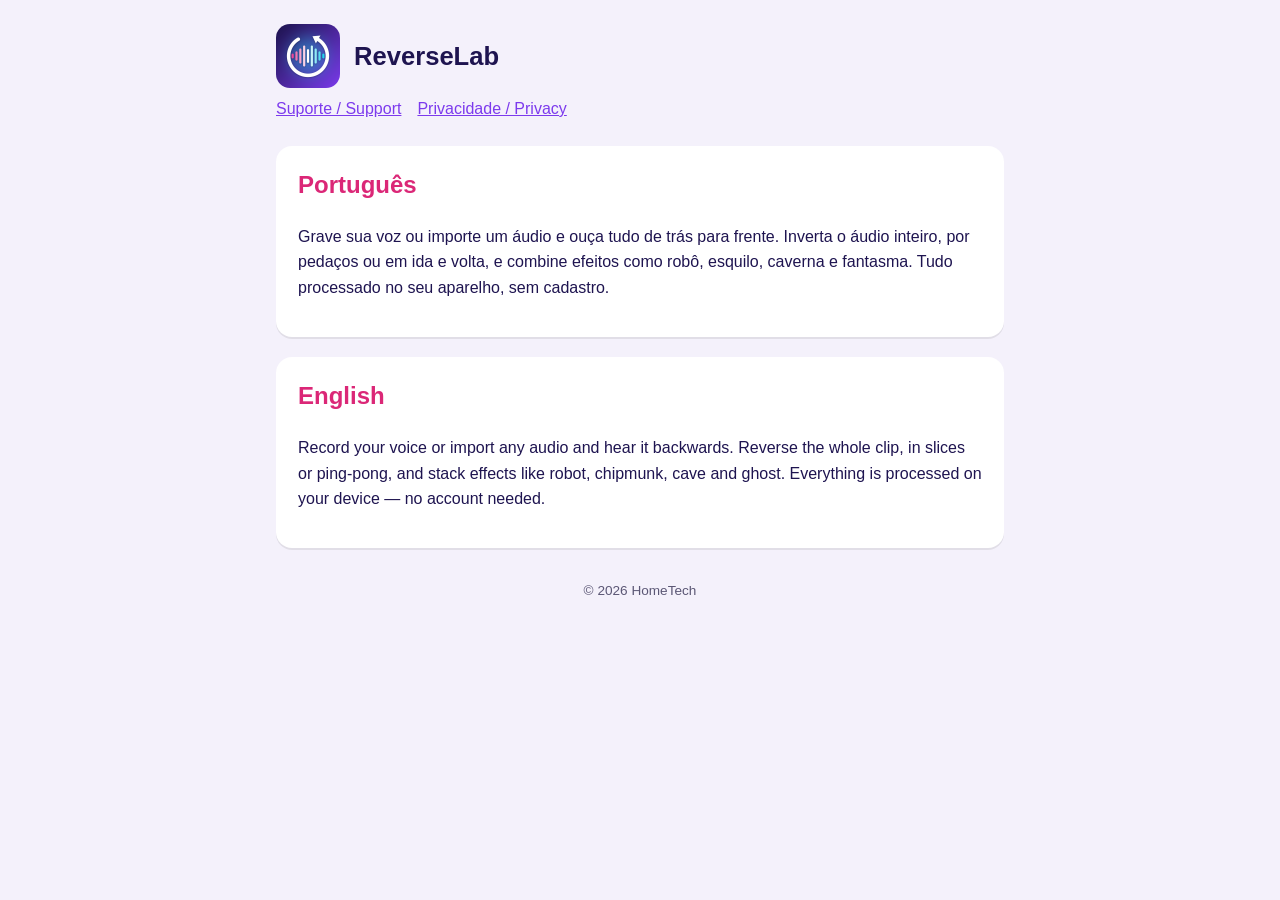
<file: index.html>
<!doctype html>
<html lang="pt-BR"><head><meta charset="utf-8"><meta name="viewport" content="width=device-width,initial-scale=1">
<title>ReverseLab</title><link rel="icon" href="icon.png"><link rel="stylesheet" href="style.css"></head>
<body><main>
<header><img src="icon.png" alt="ReverseLab"><h1>ReverseLab</h1></header>
<nav><a href="support.html">Suporte / Support</a><a href="privacy.html">Privacidade / Privacy</a></nav>
<div class="card"><h2>Português</h2>
<p>Grave sua voz ou importe um áudio e ouça tudo de trás para frente. Inverta o áudio inteiro, por pedaços ou em ida e volta, e combine efeitos como robô, esquilo, caverna e fantasma. Tudo processado no seu aparelho, sem cadastro.</p></div>
<div class="card"><h2>English</h2>
<p>Record your voice or import any audio and hear it backwards. Reverse the whole clip, in slices or ping-pong, and stack effects like robot, chipmunk, cave and ghost. Everything is processed on your device — no account needed.</p></div>
<footer>© 2026 HomeTech</footer>
</main></body></html>
</file>
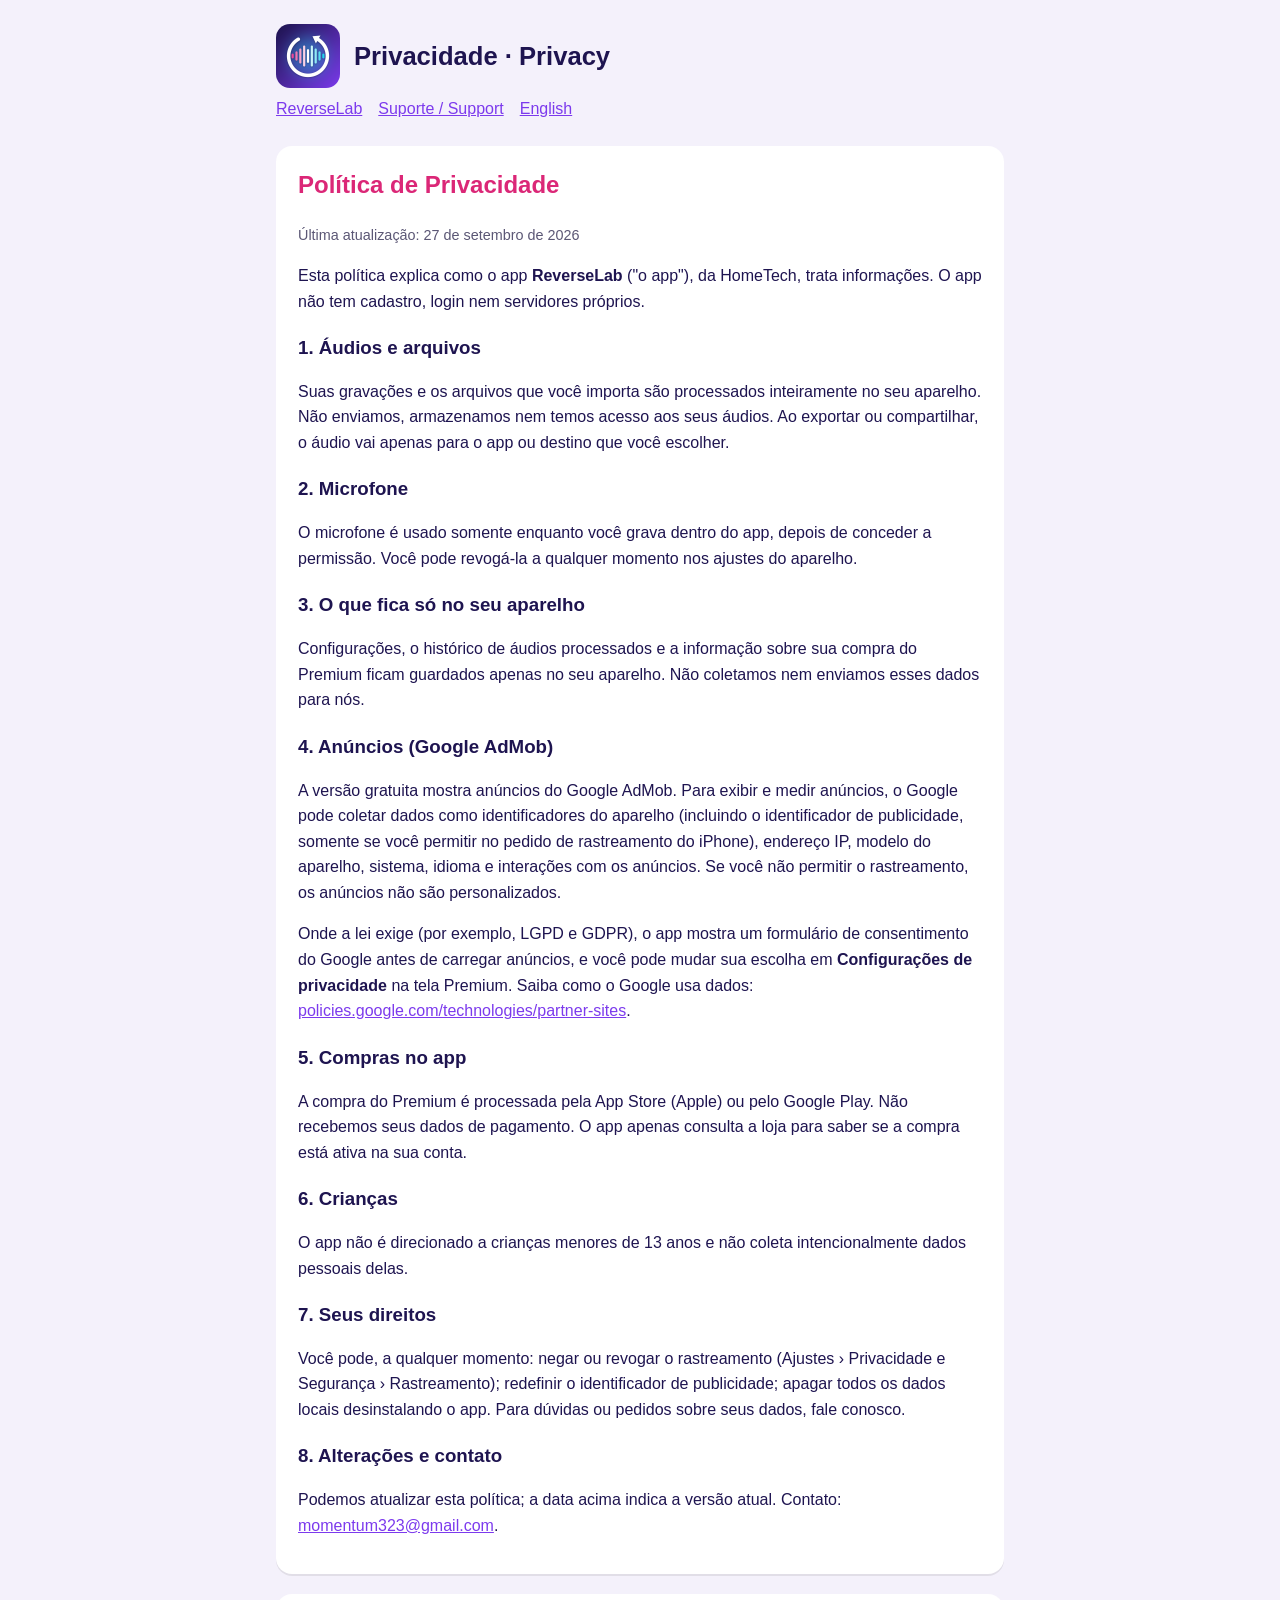
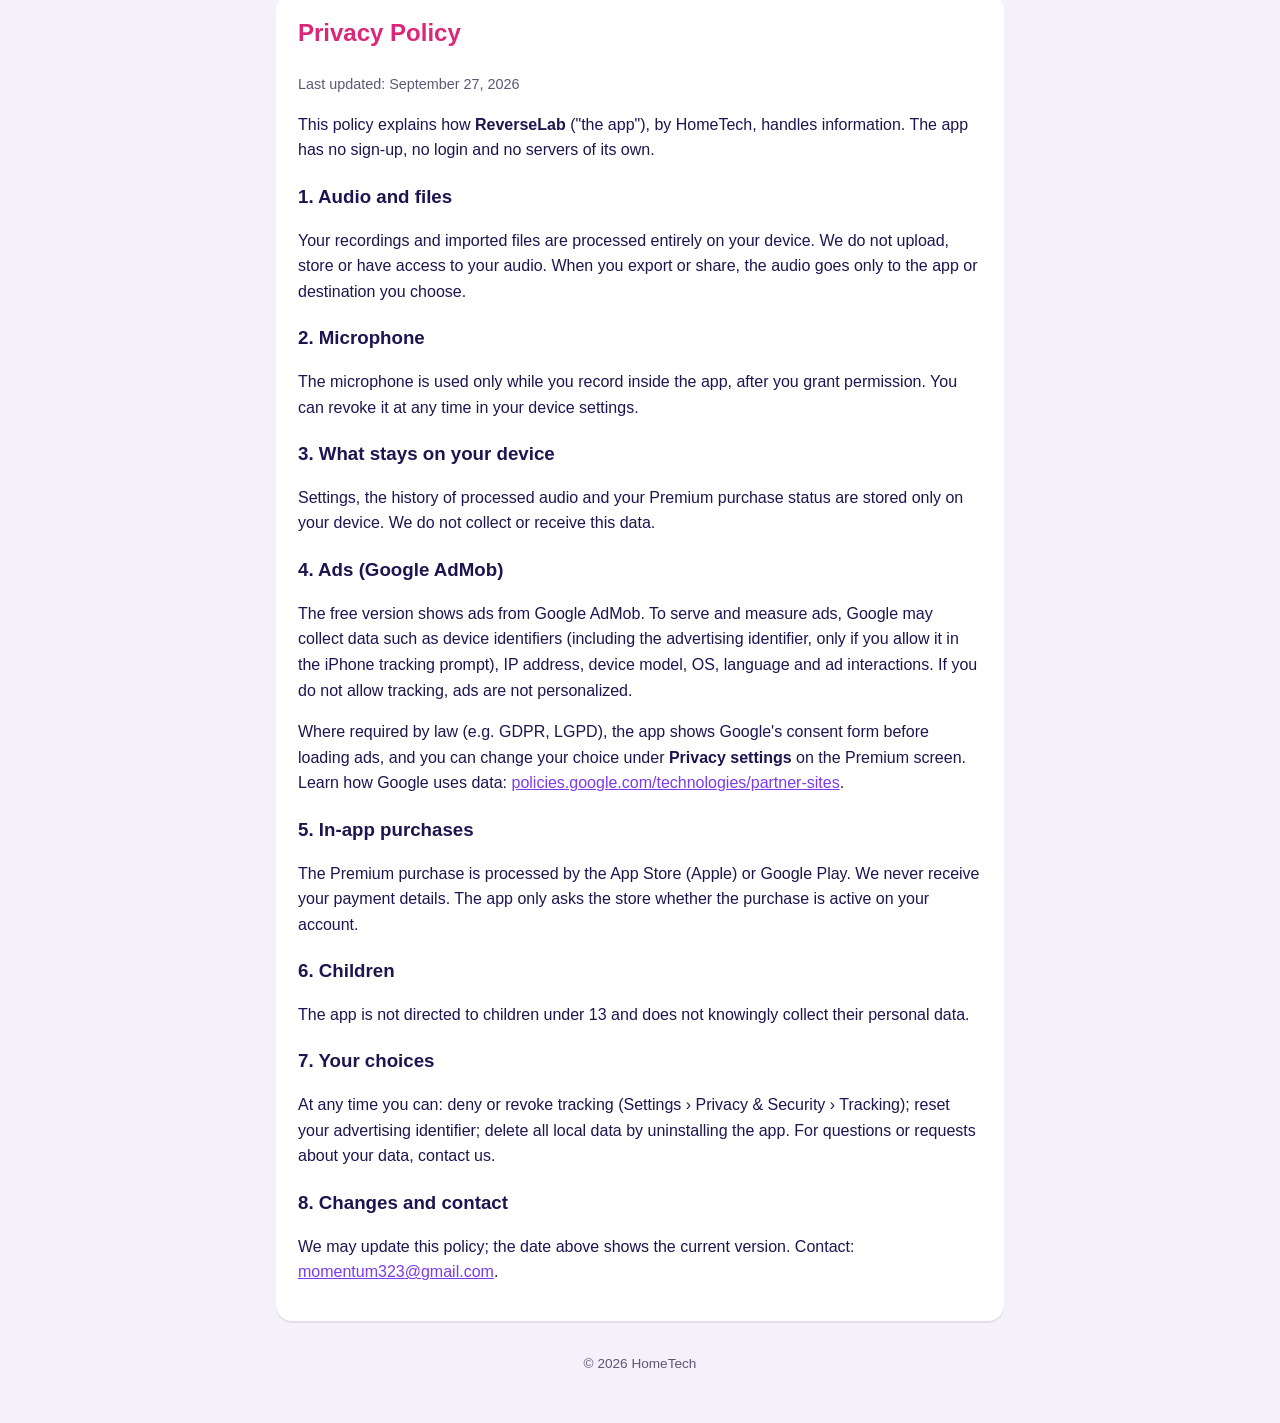
<file: privacy.html>
<!doctype html>
<html lang="pt-BR"><head><meta charset="utf-8"><meta name="viewport" content="width=device-width,initial-scale=1">
<title>ReverseLab Privacidade</title><link rel="icon" href="icon.png"><link rel="stylesheet" href="style.css"></head>
<body><main>
<header><img src="icon.png" alt="ReverseLab"><h1>Privacidade · Privacy</h1></header>
<nav><a href="index.html">ReverseLab</a><a href="support.html">Suporte / Support</a><a href="#en">English</a></nav>

<div class="card"><h2>Política de Privacidade</h2>
<p class="muted">Última atualização: 27 de setembro de 2026</p>
<p>Esta política explica como o app <b>ReverseLab</b> ("o app"), da HomeTech, trata informações. O app não tem cadastro, login nem servidores próprios.</p>

<h3>1. Áudios e arquivos</h3>
<p>Suas gravações e os arquivos que você importa são processados inteiramente no seu aparelho. Não enviamos, armazenamos nem temos acesso aos seus áudios. Ao exportar ou compartilhar, o áudio vai apenas para o app ou destino que você escolher.</p>

<h3>2. Microfone</h3>
<p>O microfone é usado somente enquanto você grava dentro do app, depois de conceder a permissão. Você pode revogá-la a qualquer momento nos ajustes do aparelho.</p>

<h3>3. O que fica só no seu aparelho</h3>
<p>Configurações, o histórico de áudios processados e a informação sobre sua compra do Premium ficam guardados apenas no seu aparelho. Não coletamos nem enviamos esses dados para nós.</p>

<h3>4. Anúncios (Google AdMob)</h3>
<p>A versão gratuita mostra anúncios do Google AdMob. Para exibir e medir anúncios, o Google pode coletar dados como identificadores do aparelho (incluindo o identificador de publicidade, somente se você permitir no pedido de rastreamento do iPhone), endereço IP, modelo do aparelho, sistema, idioma e interações com os anúncios. Se você não permitir o rastreamento, os anúncios não são personalizados.</p>
<p>Onde a lei exige (por exemplo, LGPD e GDPR), o app mostra um formulário de consentimento do Google antes de carregar anúncios, e você pode mudar sua escolha em <b>Configurações de privacidade</b> na tela Premium. Saiba como o Google usa dados: <a href="https://policies.google.com/technologies/partner-sites">policies.google.com/technologies/partner-sites</a>.</p>

<h3>5. Compras no app</h3>
<p>A compra do Premium é processada pela App Store (Apple) ou pelo Google Play. Não recebemos seus dados de pagamento. O app apenas consulta a loja para saber se a compra está ativa na sua conta.</p>

<h3>6. Crianças</h3>
<p>O app não é direcionado a crianças menores de 13 anos e não coleta intencionalmente dados pessoais delas.</p>

<h3>7. Seus direitos</h3>
<p>Você pode, a qualquer momento: negar ou revogar o rastreamento (Ajustes › Privacidade e Segurança › Rastreamento); redefinir o identificador de publicidade; apagar todos os dados locais desinstalando o app. Para dúvidas ou pedidos sobre seus dados, fale conosco.</p>

<h3>8. Alterações e contato</h3>
<p>Podemos atualizar esta política; a data acima indica a versão atual. Contato: <a href="mailto:momentum323@gmail.com">momentum323@gmail.com</a>.</p>
</div>

<div class="card" id="en"><h2>Privacy Policy</h2>
<p class="muted">Last updated: September 27, 2026</p>
<p>This policy explains how <b>ReverseLab</b> ("the app"), by HomeTech, handles information. The app has no sign-up, no login and no servers of its own.</p>

<h3>1. Audio and files</h3>
<p>Your recordings and imported files are processed entirely on your device. We do not upload, store or have access to your audio. When you export or share, the audio goes only to the app or destination you choose.</p>

<h3>2. Microphone</h3>
<p>The microphone is used only while you record inside the app, after you grant permission. You can revoke it at any time in your device settings.</p>

<h3>3. What stays on your device</h3>
<p>Settings, the history of processed audio and your Premium purchase status are stored only on your device. We do not collect or receive this data.</p>

<h3>4. Ads (Google AdMob)</h3>
<p>The free version shows ads from Google AdMob. To serve and measure ads, Google may collect data such as device identifiers (including the advertising identifier, only if you allow it in the iPhone tracking prompt), IP address, device model, OS, language and ad interactions. If you do not allow tracking, ads are not personalized.</p>
<p>Where required by law (e.g. GDPR, LGPD), the app shows Google's consent form before loading ads, and you can change your choice under <b>Privacy settings</b> on the Premium screen. Learn how Google uses data: <a href="https://policies.google.com/technologies/partner-sites">policies.google.com/technologies/partner-sites</a>.</p>

<h3>5. In-app purchases</h3>
<p>The Premium purchase is processed by the App Store (Apple) or Google Play. We never receive your payment details. The app only asks the store whether the purchase is active on your account.</p>

<h3>6. Children</h3>
<p>The app is not directed to children under 13 and does not knowingly collect their personal data.</p>

<h3>7. Your choices</h3>
<p>At any time you can: deny or revoke tracking (Settings › Privacy &amp; Security › Tracking); reset your advertising identifier; delete all local data by uninstalling the app. For questions or requests about your data, contact us.</p>

<h3>8. Changes and contact</h3>
<p>We may update this policy; the date above shows the current version. Contact: <a href="mailto:momentum323@gmail.com">momentum323@gmail.com</a>.</p>
</div>
<footer>© 2026 HomeTech</footer>
</main></body></html>
</file>
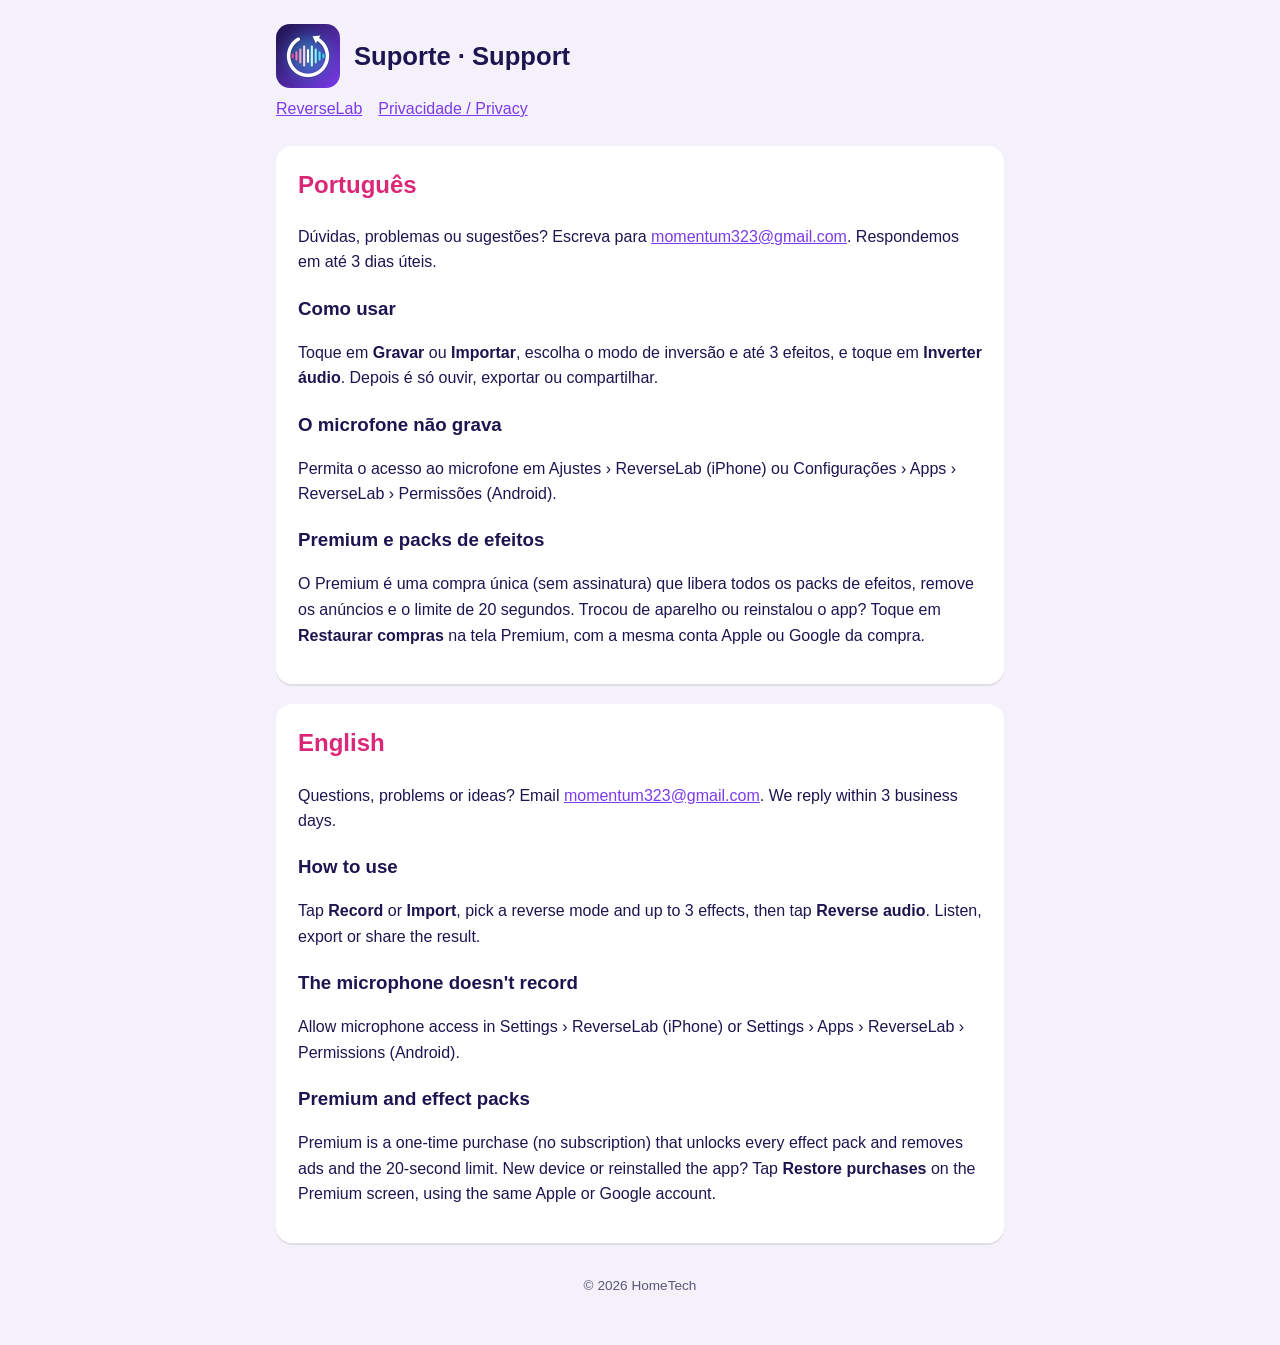
<file: support.html>
<!doctype html>
<html lang="pt-BR"><head><meta charset="utf-8"><meta name="viewport" content="width=device-width,initial-scale=1">
<title>ReverseLab Suporte</title><link rel="icon" href="icon.png"><link rel="stylesheet" href="style.css"></head>
<body><main>
<header><img src="icon.png" alt="ReverseLab"><h1>Suporte · Support</h1></header>
<nav><a href="index.html">ReverseLab</a><a href="privacy.html">Privacidade / Privacy</a></nav>

<div class="card"><h2>Português</h2>
<p>Dúvidas, problemas ou sugestões? Escreva para <a href="mailto:momentum323@gmail.com">momentum323@gmail.com</a>. Respondemos em até 3 dias úteis.</p>
<h3>Como usar</h3>
<p>Toque em <b>Gravar</b> ou <b>Importar</b>, escolha o modo de inversão e até 3 efeitos, e toque em <b>Inverter áudio</b>. Depois é só ouvir, exportar ou compartilhar.</p>
<h3>O microfone não grava</h3>
<p>Permita o acesso ao microfone em Ajustes › ReverseLab (iPhone) ou Configurações › Apps › ReverseLab › Permissões (Android).</p>
<h3>Premium e packs de efeitos</h3>
<p>O Premium é uma compra única (sem assinatura) que libera todos os packs de efeitos, remove os anúncios e o limite de 20 segundos. Trocou de aparelho ou reinstalou o app? Toque em <b>Restaurar compras</b> na tela Premium, com a mesma conta Apple ou Google da compra.</p>
</div>

<div class="card"><h2>English</h2>
<p>Questions, problems or ideas? Email <a href="mailto:momentum323@gmail.com">momentum323@gmail.com</a>. We reply within 3 business days.</p>
<h3>How to use</h3>
<p>Tap <b>Record</b> or <b>Import</b>, pick a reverse mode and up to 3 effects, then tap <b>Reverse audio</b>. Listen, export or share the result.</p>
<h3>The microphone doesn't record</h3>
<p>Allow microphone access in Settings › ReverseLab (iPhone) or Settings › Apps › ReverseLab › Permissions (Android).</p>
<h3>Premium and effect packs</h3>
<p>Premium is a one-time purchase (no subscription) that unlocks every effect pack and removes ads and the 20-second limit. New device or reinstalled the app? Tap <b>Restore purchases</b> on the Premium screen, using the same Apple or Google account.</p>
</div>
<footer>© 2026 HomeTech</footer>
</main></body></html>
</file>
<file: style.css>
:root{--bg:#f4f1fb;--card:#ffffff;--text:#1e1450;--muted:#5b5775;--accent:#7c3aed;--head:#db2777}
@media (prefers-color-scheme:dark){:root{--bg:#0e0b1a;--card:#1a1530;--text:#f2efff;--muted:#a9a3c7;--accent:#b69cff;--head:#22d3ee}}
*{box-sizing:border-box}
body{margin:0;background:var(--bg);color:var(--text);font:16px/1.6 -apple-system,BlinkMacSystemFont,"Segoe UI",Roboto,sans-serif}
main{max-width:760px;margin:0 auto;padding:24px 16px 48px}
header{display:flex;align-items:center;gap:14px;margin-bottom:8px}
header img{width:64px;height:64px;border-radius:14px}
header h1{margin:0;font-size:1.6rem}
nav{margin:8px 0 24px;display:flex;gap:16px;flex-wrap:wrap}
a{color:var(--accent)}
.card{background:var(--card);border-radius:16px;padding:20px 22px;margin-bottom:20px;box-shadow:0 2px 0 rgba(0,0,0,.08)}
h2{margin-top:0;color:var(--head)}
h3{margin-bottom:4px}
.muted{color:var(--muted);font-size:.9rem}
footer{text-align:center;color:var(--muted);font-size:.85rem;margin-top:32px}
</file>
